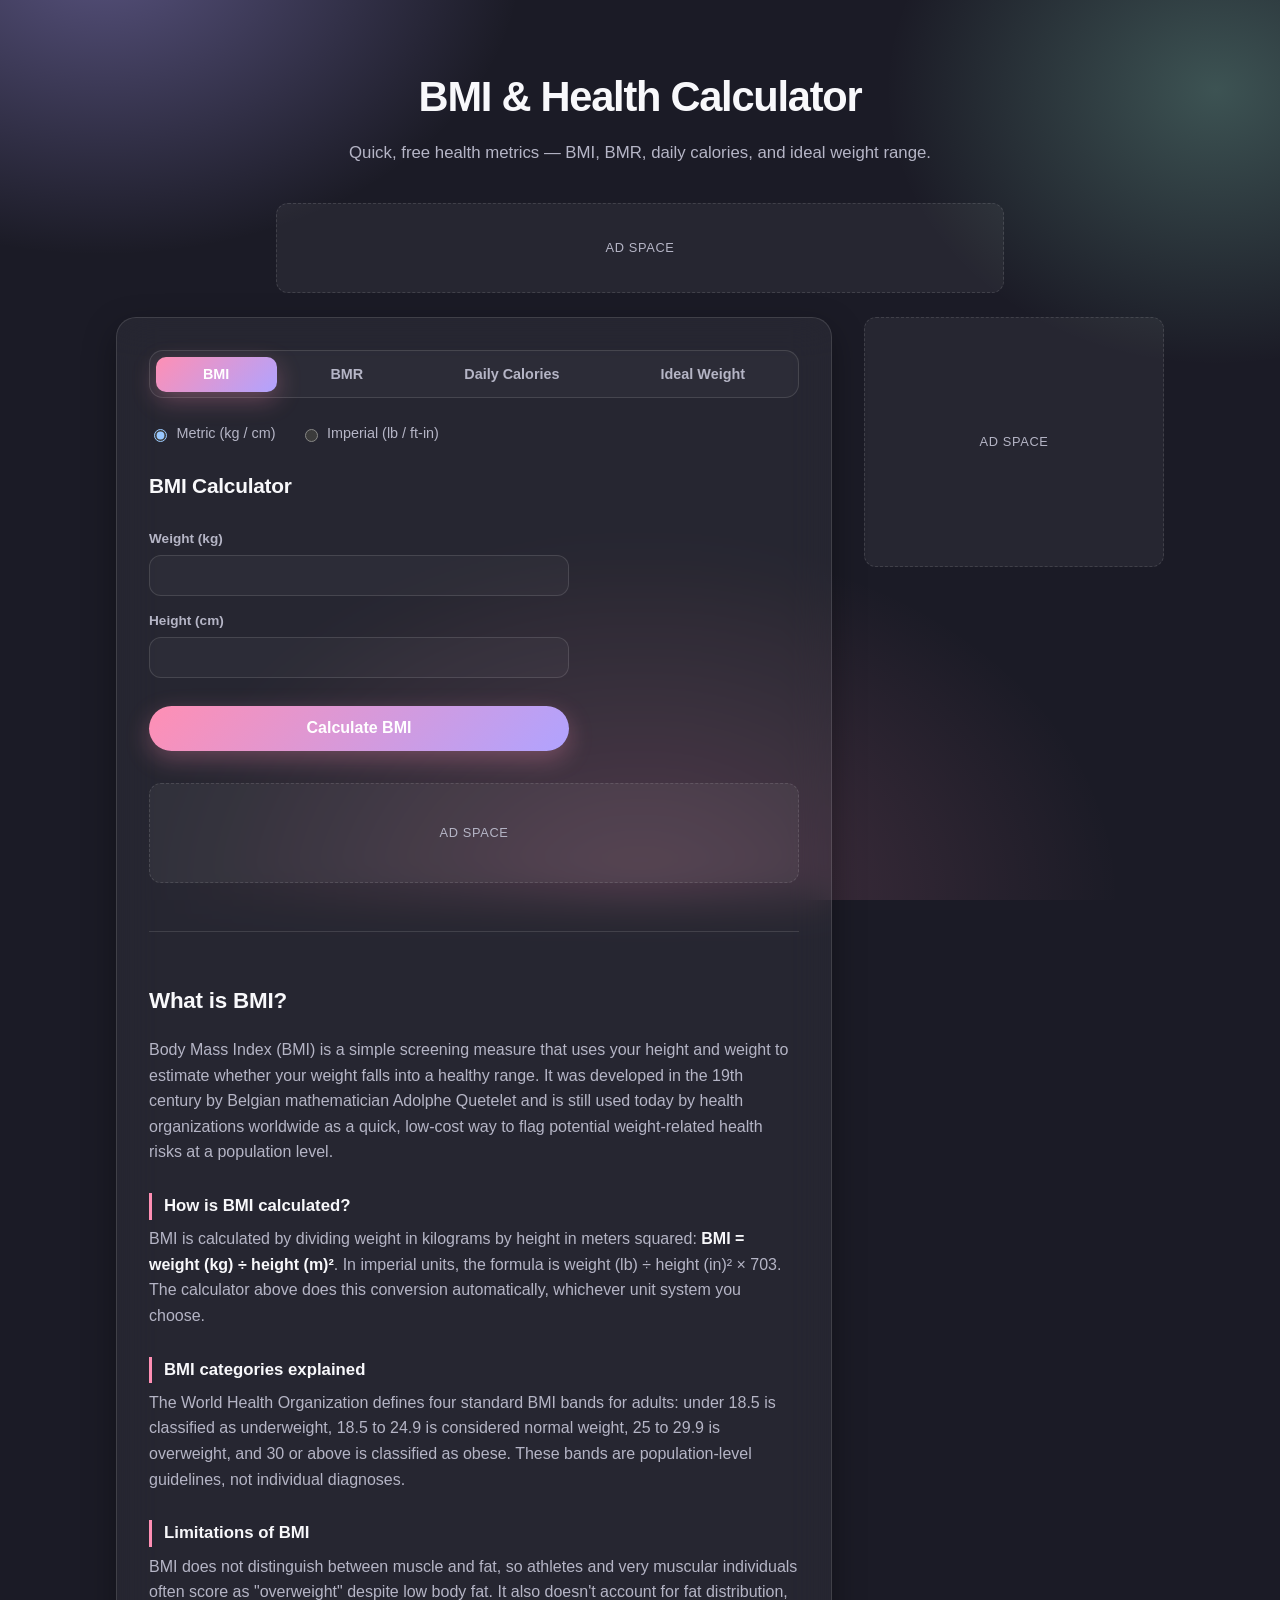
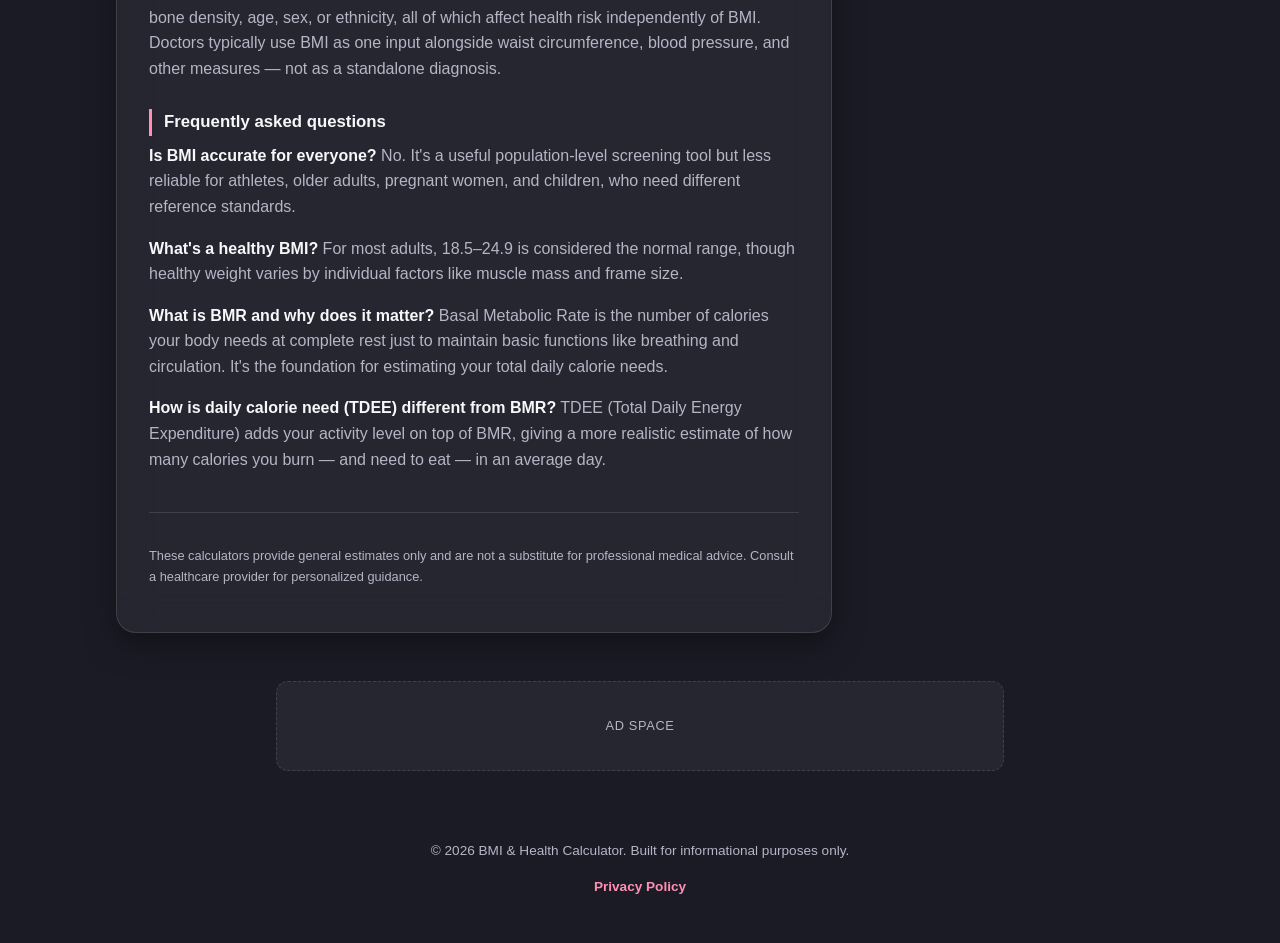
<file: index.html>
<!DOCTYPE html>
<html lang="en">
<head>
<meta charset="UTF-8">
<meta name="viewport" content="width=device-width, initial-scale=1.0">
<title>BMI Calculator — Free BMI, BMR & Calorie Calculator</title>
<meta name="description" content="Free, fast BMI calculator with BMR, daily calorie needs, and ideal weight range estimates. Metric and imperial units supported.">
<link rel="canonical" href="https://getbmi.pk/">

<!-- Favicon -->
<link rel="icon" type="image/x-icon" href="/favicon.ico">
<link rel="icon" type="image/png" sizes="16x16" href="/favicon-16x16.png">
<link rel="icon" type="image/png" sizes="32x32" href="/favicon-32x32.png">
<link rel="icon" type="image/png" sizes="48x48" href="/favicon-48x48.png">
<link rel="apple-touch-icon" href="/favicon-48x48.png">

<!-- Open Graph / social share preview (Facebook, LinkedIn, WhatsApp, etc.) -->
<meta property="og:type" content="website">
<meta property="og:url" content="https://getbmi.pk/">
<meta property="og:title" content="BMI Calculator — Free BMI, BMR & Calorie Calculator">
<meta property="og:description" content="Free, fast BMI calculator with BMR, daily calorie needs, and ideal weight range estimates. Metric and imperial units supported.">
<meta property="og:image" content="https://getbmi.pk/favicon.jpg">

<!-- Twitter/X card preview -->
<meta name="twitter:card" content="summary_large_image">
<meta name="twitter:title" content="BMI Calculator — Free BMI, BMR & Calorie Calculator">
<meta name="twitter:description" content="Free, fast BMI calculator with BMR, daily calorie needs, and ideal weight range estimates.">
<meta name="twitter:image" content="https://getbmi.pk/favicon.jpg">

<link rel="stylesheet" href="style.css">

<!-- Structured data: helps Google understand this is a free tool + surfaces FAQ rich results -->
<script type="application/ld+json">
{
  "@context": "https://schema.org",
  "@type": "WebApplication",
  "name": "GetBMI — BMI, BMR & Calorie Calculator",
  "url": "https://getbmi.pk/",
  "applicationCategory": "HealthApplication",
  "operatingSystem": "Any",
  "offers": {
    "@type": "Offer",
    "price": "0",
    "priceCurrency": "USD"
  },
  "description": "Free BMI, BMR, daily calorie, and ideal weight range calculator. Metric and imperial units supported."
}
</script>
<script type="application/ld+json">
{
  "@context": "https://schema.org",
  "@type": "FAQPage",
  "mainEntity": [
    {
      "@type": "Question",
      "name": "Is BMI accurate for everyone?",
      "acceptedAnswer": {
        "@type": "Answer",
        "text": "No. It's a useful population-level screening tool but less reliable for athletes, older adults, pregnant women, and children, who need different reference standards."
      }
    },
    {
      "@type": "Question",
      "name": "What's a healthy BMI?",
      "acceptedAnswer": {
        "@type": "Answer",
        "text": "For most adults, 18.5–24.9 is considered the normal range, though healthy weight varies by individual factors like muscle mass and frame size."
      }
    },
    {
      "@type": "Question",
      "name": "What is BMR and why does it matter?",
      "acceptedAnswer": {
        "@type": "Answer",
        "text": "Basal Metabolic Rate is the number of calories your body needs at complete rest just to maintain basic functions like breathing and circulation. It's the foundation for estimating your total daily calorie needs."
      }
    },
    {
      "@type": "Question",
      "name": "How is daily calorie need (TDEE) different from BMR?",
      "acceptedAnswer": {
        "@type": "Answer",
        "text": "TDEE (Total Daily Energy Expenditure) adds your activity level on top of BMR, giving a more realistic estimate of how many calories you burn — and need to eat — in an average day."
      }
    }
  ]
}
</script>

<!--
  ============================================================
  AD SLOT: HEAD (AdSense auto ads script goes here once approved)
  Replace ca-pub-XXXXXXXXXXXXXXXX with your real AdSense publisher ID.
  Leave this commented out until your AdSense account is approved —
  an invalid/placeholder ID can flag your site during review.

  <script async src="https://pagead2.googlesyndication.com/pagead/js/adsbygoogle.js?client=ca-pub-XXXXXXXXXXXXXXXX" crossorigin="anonymous"></script>
  ============================================================
-->
</head>
<body>

<header class="site-header">
  <h1>BMI &amp; Health Calculator</h1>
  <p class="tagline">Quick, free health metrics — BMI, BMR, daily calories, and ideal weight range.</p>
</header>

<!-- AD SLOT: TOP BANNER -->
<div class="ad-slot ad-slot--top" id="ad-top" aria-label="advertisement">
  <span class="ad-placeholder-label">Ad space</span>
</div>

<main class="layout">

  <div class="calculator-column">

    <nav class="tabs" role="tablist">
      <button class="tab-btn active" data-tab="bmi" role="tab" aria-selected="true">BMI</button>
      <button class="tab-btn" data-tab="bmr" role="tab" aria-selected="false">BMR</button>
      <button class="tab-btn" data-tab="calories" role="tab" aria-selected="false">Daily Calories</button>
      <button class="tab-btn" data-tab="ideal" role="tab" aria-selected="false">Ideal Weight</button>
    </nav>

    <section class="unit-toggle">
      <label><input type="radio" name="units" value="metric" checked> Metric (kg / cm)</label>
      <label><input type="radio" name="units" value="imperial"> Imperial (lb / ft-in)</label>
    </section>

    <!-- BMI TAB -->
    <section class="tab-panel active" id="panel-bmi">
      <h2>BMI Calculator</h2>
      <form id="bmi-form" class="calc-form">
        <div class="field-group metric-fields">
          <label for="bmi-weight-kg">Weight (kg)</label>
          <input type="number" id="bmi-weight-kg" min="1" step="0.1" required>
          <label for="bmi-height-cm">Height (cm)</label>
          <input type="number" id="bmi-height-cm" min="1" step="0.1" required>
        </div>
        <div class="field-group imperial-fields hidden">
          <label for="bmi-weight-lb">Weight (lb)</label>
          <input type="number" id="bmi-weight-lb" min="1" step="0.1">
          <label for="bmi-height-ft">Height (ft)</label>
          <input type="number" id="bmi-height-ft" min="0" step="1">
          <label for="bmi-height-in">Height (in)</label>
          <input type="number" id="bmi-height-in" min="0" max="11" step="0.1">
        </div>
        <button type="submit">Calculate BMI</button>
      </form>
      <div class="result-box" id="bmi-result" hidden>
        <p class="result-value" id="bmi-value"></p>
        <p class="result-category" id="bmi-category"></p>
        <div class="bmi-scale">
          <div class="bmi-scale-bar">
            <span class="seg under">Underweight</span>
            <span class="seg normal">Normal</span>
            <span class="seg over">Overweight</span>
            <span class="seg obese">Obese</span>
          </div>
          <div class="bmi-marker" id="bmi-marker"></div>
        </div>
      </div>
    </section>

    <!-- BMR TAB -->
    <section class="tab-panel" id="panel-bmr">
      <h2>BMR Calculator</h2>
      <p class="panel-hint">Basal Metabolic Rate — calories your body burns at complete rest.</p>
      <form id="bmr-form" class="calc-form">
        <div class="field-group metric-fields">
          <label for="bmr-weight-kg">Weight (kg)</label>
          <input type="number" id="bmr-weight-kg" min="1" step="0.1" required>
          <label for="bmr-height-cm">Height (cm)</label>
          <input type="number" id="bmr-height-cm" min="1" step="0.1" required>
        </div>
        <div class="field-group imperial-fields hidden">
          <label for="bmr-weight-lb">Weight (lb)</label>
          <input type="number" id="bmr-weight-lb" min="1" step="0.1">
          <label for="bmr-height-ft">Height (ft)</label>
          <input type="number" id="bmr-height-ft" min="0" step="1">
          <label for="bmr-height-in">Height (in)</label>
          <input type="number" id="bmr-height-in" min="0" max="11" step="0.1">
        </div>
        <label for="bmr-age">Age (years)</label>
        <input type="number" id="bmr-age" min="1" max="120" required>
        <label>Sex</label>
        <div class="radio-row">
          <label><input type="radio" name="bmr-sex" value="male" checked> Male</label>
          <label><input type="radio" name="bmr-sex" value="female"> Female</label>
        </div>
        <button type="submit">Calculate BMR</button>
      </form>
      <div class="result-box" id="bmr-result" hidden>
        <p class="result-value" id="bmr-value"></p>
        <p class="result-category">calories/day at complete rest</p>
      </div>
    </section>

    <!-- CALORIES TAB -->
    <section class="tab-panel" id="panel-calories">
      <h2>Daily Calorie Needs</h2>
      <p class="panel-hint">Uses your BMR and activity level to estimate maintenance calories (TDEE).</p>
      <form id="calories-form" class="calc-form">
        <div class="field-group metric-fields">
          <label for="cal-weight-kg">Weight (kg)</label>
          <input type="number" id="cal-weight-kg" min="1" step="0.1" required>
          <label for="cal-height-cm">Height (cm)</label>
          <input type="number" id="cal-height-cm" min="1" step="0.1" required>
        </div>
        <div class="field-group imperial-fields hidden">
          <label for="cal-weight-lb">Weight (lb)</label>
          <input type="number" id="cal-weight-lb" min="1" step="0.1">
          <label for="cal-height-ft">Height (ft)</label>
          <input type="number" id="cal-height-ft" min="0" step="1">
          <label for="cal-height-in">Height (in)</label>
          <input type="number" id="cal-height-in" min="0" max="11" step="0.1">
        </div>
        <label for="cal-age">Age (years)</label>
        <input type="number" id="cal-age" min="1" max="120" required>
        <label>Sex</label>
        <div class="radio-row">
          <label><input type="radio" name="cal-sex" value="male" checked> Male</label>
          <label><input type="radio" name="cal-sex" value="female"> Female</label>
        </div>
        <label for="cal-activity">Activity level</label>
        <select id="cal-activity">
          <option value="1.2">Sedentary (little/no exercise)</option>
          <option value="1.375">Light (exercise 1-3 days/week)</option>
          <option value="1.55" selected>Moderate (exercise 3-5 days/week)</option>
          <option value="1.725">Active (exercise 6-7 days/week)</option>
          <option value="1.9">Very active (hard exercise, physical job)</option>
        </select>
        <button type="submit">Calculate Calories</button>
      </form>
      <div class="result-box" id="calories-result" hidden>
        <p class="result-value" id="calories-value"></p>
        <p class="result-category">estimated calories/day to maintain weight</p>
        <div class="cal-breakdown" id="calories-breakdown"></div>
      </div>
    </section>

    <!-- IDEAL WEIGHT TAB -->
    <section class="tab-panel" id="panel-ideal">
      <h2>Ideal Weight Range</h2>
      <p class="panel-hint">Healthy weight range based on the BMI 18.5–24.9 band for your height.</p>
      <form id="ideal-form" class="calc-form">
        <div class="field-group metric-fields">
          <label for="ideal-height-cm">Height (cm)</label>
          <input type="number" id="ideal-height-cm" min="1" step="0.1" required>
        </div>
        <div class="field-group imperial-fields hidden">
          <label for="ideal-height-ft">Height (ft)</label>
          <input type="number" id="ideal-height-ft" min="0" step="1">
          <label for="ideal-height-in">Height (in)</label>
          <input type="number" id="ideal-height-in" min="0" max="11" step="0.1">
        </div>
        <button type="submit">Calculate Ideal Weight</button>
      </form>
      <div class="result-box" id="ideal-result" hidden>
        <p class="result-value" id="ideal-value"></p>
        <p class="result-category">healthy weight range for your height</p>
      </div>
    </section>

    <!-- AD SLOT: IN-CONTENT -->
    <div class="ad-slot ad-slot--in-content" id="ad-in-content" aria-label="advertisement">
      <span class="ad-placeholder-label">Ad space</span>
    </div>

    <article class="article">
      <h2>What is BMI?</h2>
      <p>Body Mass Index (BMI) is a simple screening measure that uses your height and weight to estimate whether your weight falls into a healthy range. It was developed in the 19th century by Belgian mathematician Adolphe Quetelet and is still used today by health organizations worldwide as a quick, low-cost way to flag potential weight-related health risks at a population level.</p>

      <h3>How is BMI calculated?</h3>
      <p>BMI is calculated by dividing weight in kilograms by height in meters squared: <strong>BMI = weight (kg) ÷ height (m)²</strong>. In imperial units, the formula is weight (lb) ÷ height (in)² × 703. The calculator above does this conversion automatically, whichever unit system you choose.</p>

      <h3>BMI categories explained</h3>
      <p>The World Health Organization defines four standard BMI bands for adults: under 18.5 is classified as underweight, 18.5 to 24.9 is considered normal weight, 25 to 29.9 is overweight, and 30 or above is classified as obese. These bands are population-level guidelines, not individual diagnoses.</p>

      <h3>Limitations of BMI</h3>
      <p>BMI does not distinguish between muscle and fat, so athletes and very muscular individuals often score as "overweight" despite low body fat. It also doesn't account for fat distribution, bone density, age, sex, or ethnicity, all of which affect health risk independently of BMI. Doctors typically use BMI as one input alongside waist circumference, blood pressure, and other measures — not as a standalone diagnosis.</p>

      <h3>Frequently asked questions</h3>
      <p><strong>Is BMI accurate for everyone?</strong> No. It's a useful population-level screening tool but less reliable for athletes, older adults, pregnant women, and children, who need different reference standards.</p>
      <p><strong>What's a healthy BMI?</strong> For most adults, 18.5–24.9 is considered the normal range, though healthy weight varies by individual factors like muscle mass and frame size.</p>
      <p><strong>What is BMR and why does it matter?</strong> Basal Metabolic Rate is the number of calories your body needs at complete rest just to maintain basic functions like breathing and circulation. It's the foundation for estimating your total daily calorie needs.</p>
      <p><strong>How is daily calorie need (TDEE) different from BMR?</strong> TDEE (Total Daily Energy Expenditure) adds your activity level on top of BMR, giving a more realistic estimate of how many calories you burn — and need to eat — in an average day.</p>
    </article>

    <section class="disclaimer">
      <p>These calculators provide general estimates only and are not a substitute for professional medical advice. Consult a healthcare provider for personalized guidance.</p>
    </section>
  </div>

  <aside class="ad-column">
    <!-- AD SLOT: SIDEBAR -->
    <div class="ad-slot ad-slot--sidebar" id="ad-sidebar" aria-label="advertisement">
      <span class="ad-placeholder-label">Ad space</span>
    </div>
  </aside>

</main>

<!-- AD SLOT: BOTTOM BANNER -->
<div class="ad-slot ad-slot--bottom" id="ad-bottom" aria-label="advertisement">
  <span class="ad-placeholder-label">Ad space</span>
</div>

<footer class="site-footer">
  <p>&copy; <span id="year"></span> BMI &amp; Health Calculator. Built for informational purposes only.</p>
  <p><a href="privacy.html">Privacy Policy</a></p>
</footer>

<script src="script.js"></script>
</body>
</html>
</file>
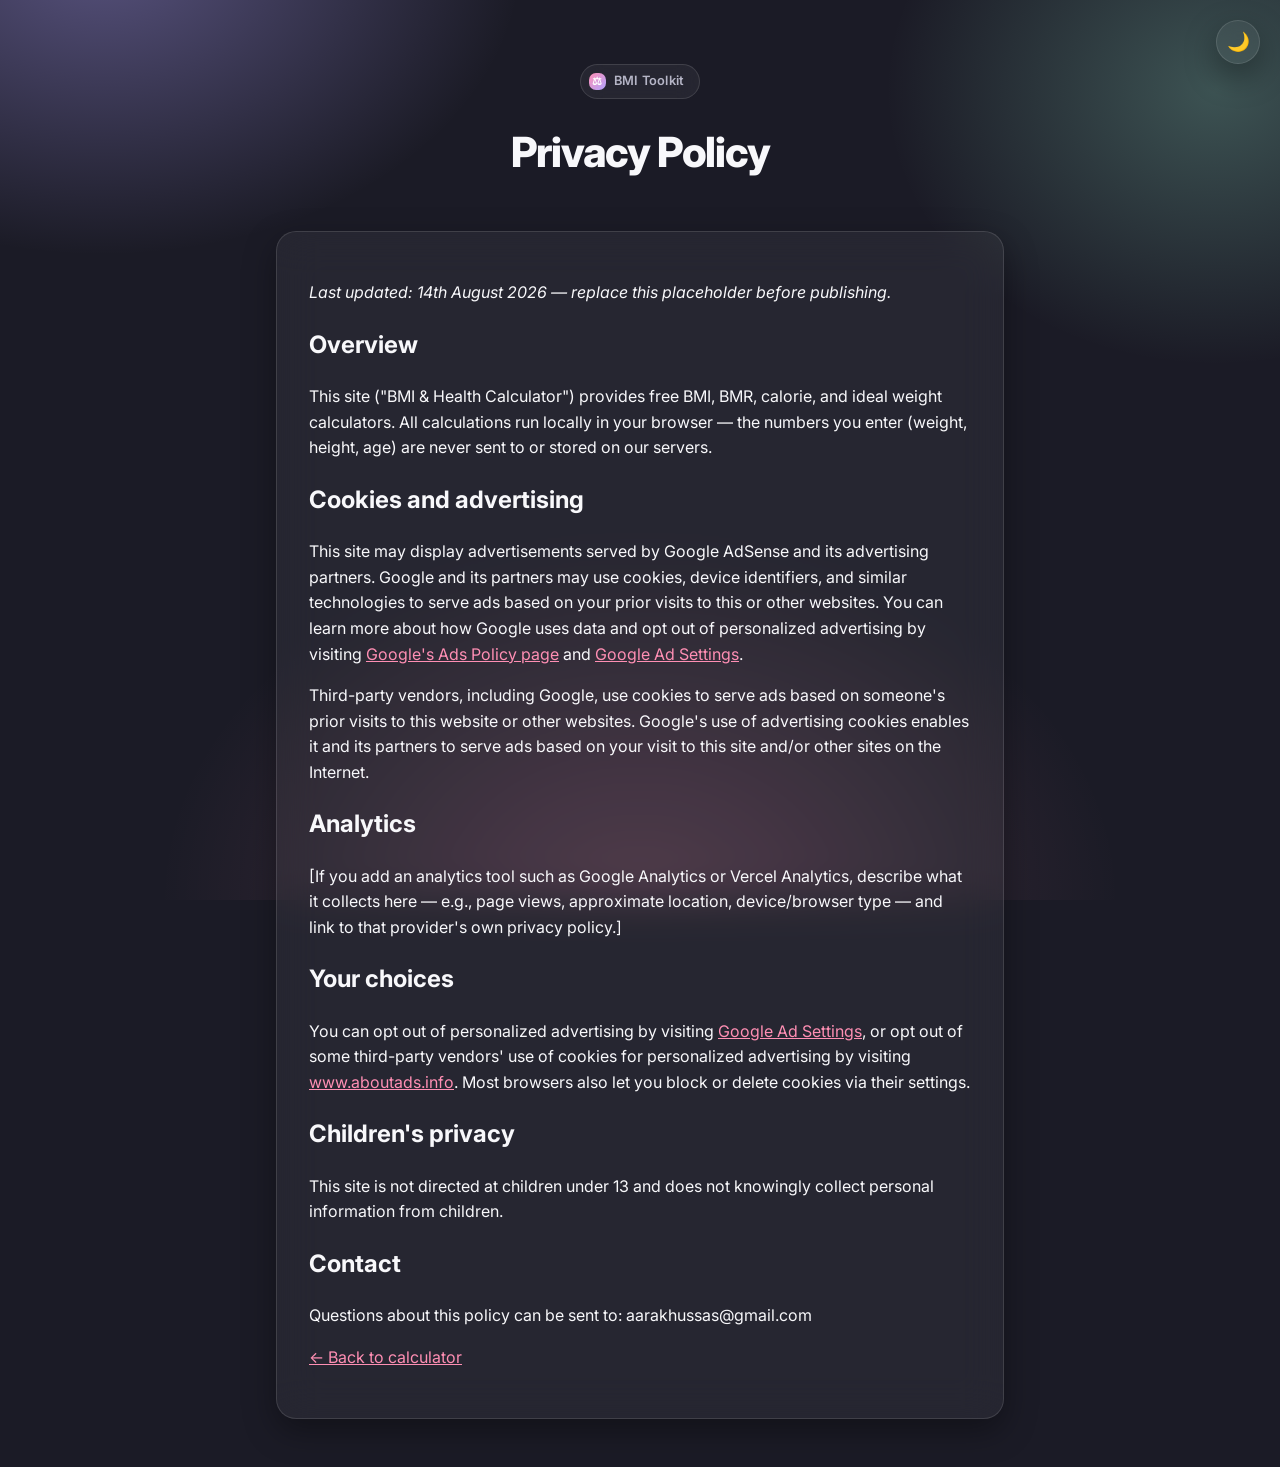
<file: privacy.html>
<!DOCTYPE html>
<html lang="en">
<head>
  <script async src="https://pagead2.googlesyndication.com/pagead/js/adsbygoogle.js?client=ca-pub-2175078605547521"
    crossorigin="anonymous">
  </script>
<meta charset="UTF-8">
<script>
  if (localStorage.getItem('bmi-theme') === 'light') {
    document.documentElement.setAttribute('data-theme', 'light');
  }
</script>
<meta name="viewport" content="width=device-width, initial-scale=1.0">
<title>Privacy Policy — BMI Calculator</title>
<link rel="preconnect" href="https://fonts.googleapis.com">
<link rel="preconnect" href="https://fonts.gstatic.com" crossorigin>
<link href="https://fonts.googleapis.com/css2?family=Inter:wght@400;500;600;700;800&display=swap" rel="stylesheet">
<link rel="stylesheet" href="style.css">
<link rel="icon" href="favicon.ico" sizes="any">
<link rel="icon" type="image/png" sizes="32x32" href="favicon-32x32.png">
<link rel="icon" type="image/png" sizes="16x16" href="favicon-16x16.png">
<link rel="apple-touch-icon" sizes="180x180" href="apple-touch-icon.png">
</head>
<body>
<button id="theme-toggle" class="theme-toggle" type="button" aria-label="Switch to light mode" title="Switch to light mode">🌙</button>

<header class="site-header">
  <div class="brand-chip"><span class="brand-mark">⚖</span> BMI Toolkit</div>
  <h1>Privacy Policy</h1>
</header>

<main class="layout" style="grid-template-columns: 1fr; max-width: 760px;">
  <div class="calculator-column">
    <p><em>Last updated: 14th August 2026 — replace this placeholder before publishing.</em></p>

    <h2>Overview</h2>
    <p>This site ("BMI &amp; Health Calculator") provides free BMI, BMR, calorie, and ideal weight calculators. All calculations run locally in your browser — the numbers you enter (weight, height, age) are never sent to or stored on our servers.</p>

    <h2>Cookies and advertising</h2>
    <p>This site may display advertisements served by Google AdSense and its advertising partners. Google and its partners may use cookies, device identifiers, and similar technologies to serve ads based on your prior visits to this or other websites. You can learn more about how Google uses data and opt out of personalized advertising by visiting <a href="https://policies.google.com/technologies/ads" target="_blank" rel="noopener">Google's Ads Policy page</a> and <a href="https://adssettings.google.com" target="_blank" rel="noopener">Google Ad Settings</a>.</p>
    <p>Third-party vendors, including Google, use cookies to serve ads based on someone's prior visits to this website or other websites. Google's use of advertising cookies enables it and its partners to serve ads based on your visit to this site and/or other sites on the Internet.</p>

    <h2>Analytics</h2>
    <p>[If you add an analytics tool such as Google Analytics or Vercel Analytics, describe what it collects here — e.g., page views, approximate location, device/browser type — and link to that provider's own privacy policy.]</p>

    <h2>Your choices</h2>
    <p>You can opt out of personalized advertising by visiting <a href="https://adssettings.google.com" target="_blank" rel="noopener">Google Ad Settings</a>, or opt out of some third-party vendors' use of cookies for personalized advertising by visiting <a href="https://www.aboutads.info/choices/" target="_blank" rel="noopener">www.aboutads.info</a>. Most browsers also let you block or delete cookies via their settings.</p>

    <h2>Children's privacy</h2>
    <p>This site is not directed at children under 13 and does not knowingly collect personal information from children.</p>

    <h2>Contact</h2>
    <p>Questions about this policy can be sent to: aarakhussas@gmail.com</p>

    <p><a href="index.html">&larr; Back to calculator</a></p>
  </div>
</main>
<script src="theme.js"></script>
</body>
</html>
</file>
<file: style.css>
:root {
  --bg: #1b1b26;
  --surface: rgba(255, 255, 255, 0.05);
  --surface-solid: #22222f;
  --border: rgba(255, 255, 255, 0.12);
  --border-hover: rgba(255, 255, 255, 0.2);
  --field-bg: rgba(255, 255, 255, 0.03);
  --text: #f8f8fb;
  --text-muted: #b5b5c6;
  --pink: #ff8fb4;
  --purple: #b0a3ff;
  --mint: #9df3d4;
  --blue: #9ad8ff;
  --primary-grad: linear-gradient(135deg, var(--pink), var(--purple));
  --mint-grad: linear-gradient(135deg, var(--mint), var(--blue));
  --under: #8ec4fb;
  --normal: #4ade9d;
  --over: #fcd374;
  --obese: #ff96a8;
  --radius: 20px;
  --radius-sm: 12px;
  --shadow-md: 0 12px 32px rgba(0, 0, 0, 0.35);
  --shadow-lg: 0 20px 60px rgba(0, 0, 0, 0.45);
  --glow-pink: 0 8px 24px rgba(255, 143, 180, 0.3);
  --blob-1: rgba(176, 163, 255, 0.4);
  --blob-2: rgba(157, 243, 212, 0.26);
  --blob-3: rgba(255, 143, 180, 0.2);
  color-scheme: dark;
}

:root[data-theme="light"] {
  --bg: #f4f3fb;
  --surface: rgba(30, 25, 60, 0.045);
  --surface-solid: #ffffff;
  --border: rgba(30, 25, 60, 0.12);
  --border-hover: rgba(30, 25, 60, 0.25);
  --field-bg: rgba(30, 25, 60, 0.035);
  --text: #1c1c26;
  --text-muted: #63637a;
  --shadow-md: 0 12px 32px rgba(40, 30, 80, 0.1);
  --shadow-lg: 0 20px 60px rgba(40, 30, 80, 0.14);
  --glow-pink: 0 8px 24px rgba(255, 92, 168, 0.22);
  --blob-1: rgba(176, 163, 255, 0.3);
  --blob-2: rgba(157, 243, 212, 0.22);
  --blob-3: rgba(255, 143, 180, 0.18);
  color-scheme: light;
}

* { box-sizing: border-box; }

a { color: var(--pink); }
a:hover { color: var(--purple); }

body {
  margin: 0;
  font-family: "Inter", -apple-system, BlinkMacSystemFont, "Segoe UI", Roboto, Helvetica, Arial, sans-serif;
  background:
    radial-gradient(700px 500px at 8% -5%, var(--blob-1), transparent 60%),
    radial-gradient(600px 500px at 95% 10%, var(--blob-2), transparent 55%),
    radial-gradient(800px 600px at 50% 100%, var(--blob-3), transparent 60%),
    var(--bg);
  background-attachment: fixed;
  color: var(--text);
  line-height: 1.6;
  -webkit-font-smoothing: antialiased;
  transition: background-color 0.3s ease, color 0.3s ease;
}

.site-header {
  text-align: center;
  padding: 4rem 1rem 2.25rem;
}

.brand-chip {
  display: inline-flex;
  align-items: center;
  gap: 0.5rem;
  background: var(--surface);
  border: 1px solid var(--border);
  padding: 0.4rem 0.9rem 0.4rem 0.5rem;
  border-radius: 999px;
  font-size: 0.8rem;
  font-weight: 600;
  color: var(--text-muted);
  letter-spacing: 0.02em;
  margin-bottom: 1.25rem;
  backdrop-filter: blur(12px);
}

.brand-mark {
  display: inline-flex;
  align-items: center;
  justify-content: center;
  width: 1.5em;
  height: 1.5em;
  border-radius: 7px;
  background: var(--primary-grad);
  color: #fff;
  font-size: 0.85em;
}

.site-header h1 {
  margin: 0 0 0.6rem;
  font-size: clamp(1.9rem, 4.5vw, 2.6rem);
  font-weight: 800;
  letter-spacing: -0.03em;
  color: var(--text);
}

.tagline {
  color: var(--text-muted);
  margin: 0;
  font-size: 1.05rem;
}

/* Ad slots */
.ad-slot {
  background: var(--surface);
  border: 1px dashed var(--border);
  border-radius: var(--radius-sm);
  display: flex;
  align-items: center;
  justify-content: center;
  color: var(--text-muted);
  font-size: 0.8rem;
  text-transform: uppercase;
  letter-spacing: 0.05em;
}

.ad-slot--top, .ad-slot--bottom {
  max-width: 728px;
  height: 90px;
  margin: 0 auto 1.5rem;
}

.ad-slot--in-content {
  height: 100px;
  margin: 2rem 0;
}

.ad-slot--sidebar {
  width: 100%;
  min-height: 250px;
  position: sticky;
  top: 1.5rem;
}

.layout {
  max-width: 1080px;
  margin: 0 auto;
  padding: 0 1rem 3rem;
  display: grid;
  grid-template-columns: 1fr 300px;
  gap: 2rem;
}

@media (max-width: 800px) {
  .layout { grid-template-columns: 1fr; }
  .ad-column { order: 3; }
}

.calculator-column {
  background: var(--surface);
  border: 1px solid var(--border);
  border-radius: var(--radius);
  padding: 2rem;
  box-shadow: var(--shadow-md);
  backdrop-filter: blur(20px);
}

.tabs {
  display: flex;
  gap: 0.4rem;
  flex-wrap: wrap;
  margin-bottom: 1.5rem;
  background: var(--field-bg);
  padding: 0.35rem;
  border-radius: 14px;
  border: 1px solid var(--border);
}

.tab-btn {
  flex: 1 1 auto;
  padding: 0.6rem 0.8rem;
  border: none;
  background: transparent;
  border-radius: 10px;
  cursor: pointer;
  font-family: inherit;
  font-size: 0.9rem;
  font-weight: 600;
  color: var(--text-muted);
  transition: background-color 0.2s ease, color 0.2s ease, box-shadow 0.2s ease;
}

.tab-btn:hover { color: var(--text); }

.tab-btn.active {
  background: var(--primary-grad);
  color: #fff;
  box-shadow: var(--glow-pink);
}

.unit-toggle {
  display: flex;
  gap: 1.5rem;
  margin-bottom: 1.5rem;
  font-size: 0.9rem;
  color: var(--text-muted);
}

.unit-toggle label {
  display: flex;
  align-items: center;
  gap: 0.4rem;
  cursor: pointer;
}

.tab-panel {
  display: none;
  animation: fade-in 0.25s ease;
}
.tab-panel.active { display: block; }

@keyframes fade-in {
  from { opacity: 0; transform: translateY(4px); }
  to { opacity: 1; transform: translateY(0); }
}

.tab-panel h2 {
  margin-top: 0;
  font-size: 1.3rem;
  font-weight: 700;
  letter-spacing: -0.01em;
  color: var(--text);
}

.panel-hint {
  color: var(--text-muted);
  font-size: 0.9rem;
  margin-top: -0.6rem;
  margin-bottom: 1.25rem;
}

.calc-form {
  display: flex;
  flex-direction: column;
  gap: 0.5rem;
  max-width: 420px;
}

.field-group {
  display: flex;
  flex-direction: column;
  gap: 0.35rem;
}

.field-group.hidden { display: none; }

.calc-form label {
  font-size: 0.85rem;
  font-weight: 600;
  color: var(--text-muted);
  margin-top: 0.5rem;
}

.calc-form input, .calc-form select {
  padding: 0.65rem 0.85rem;
  border: 1.5px solid var(--border);
  border-radius: var(--radius-sm);
  font-size: 1rem;
  font-family: inherit;
  color: var(--text);
  background: var(--field-bg);
  transition: border-color 0.15s ease, box-shadow 0.15s ease, background-color 0.3s ease;
  accent-color: var(--pink);
}

.calc-form input::placeholder { color: var(--text-muted); }

.calc-form input:hover, .calc-form select:hover {
  border-color: var(--border-hover);
}

.calc-form input:focus, .calc-form select:focus {
  outline: none;
  border-color: var(--pink);
  box-shadow: 0 0 0 3px rgba(255, 143, 180, 0.25);
}

.calc-form select option {
  background: var(--surface-solid);
  color: var(--text);
}

.radio-row {
  display: flex;
  gap: 1.25rem;
  font-size: 0.9rem;
  color: var(--text);
}

.radio-row label {
  display: flex;
  align-items: center;
  gap: 0.4rem;
  cursor: pointer;
  font-weight: 400;
  color: var(--text);
}

.calc-form button {
  margin-top: 1.25rem;
  padding: 0.85rem 1rem;
  border: none;
  border-radius: 999px;
  background: var(--primary-grad);
  color: #fff;
  font-size: 1rem;
  font-weight: 700;
  font-family: inherit;
  cursor: pointer;
  box-shadow: var(--glow-pink);
  transition: transform 0.15s ease, box-shadow 0.15s ease;
}

.calc-form button:hover {
  transform: translateY(-1px);
  box-shadow: 0 10px 28px rgba(255, 143, 180, 0.4);
}

.calc-form button:active {
  transform: translateY(0);
}

.result-box {
  margin-top: 1.75rem;
  padding: 1.5rem;
  background: var(--mint-grad);
  border-radius: var(--radius);
  border: 1px solid rgba(255, 255, 255, 0.15);
  box-shadow: 0 12px 32px rgba(157, 243, 212, 0.25);
  animation: fade-in 0.3s ease;
  color: #0a0a12;
}

.result-value {
  font-size: 2rem;
  font-weight: 800;
  letter-spacing: -0.02em;
  margin: 0 0 0.25rem;
  color: #0a0a12;
}

.result-category {
  margin: 0;
  color: rgba(10, 10, 18, 0.7);
  font-weight: 700;
}

.cal-breakdown {
  margin-top: 0.9rem;
  padding-top: 0.9rem;
  border-top: 1px solid rgba(10, 10, 18, 0.15);
  font-size: 0.9rem;
  color: rgba(10, 10, 18, 0.75);
  line-height: 1.8;
}

.bmi-scale {
  margin-top: 1.25rem;
  position: relative;
  height: fit-content;
}

.bmi-scale-bar {
  display: flex;
  height: 10px;
  border-radius: 999px;
  overflow: hidden;
  box-shadow: inset 0 0 0 1px rgba(10, 10, 18, 0.1);
}

.seg { flex: 1; font-size: 0; }
.seg.under { background: var(--under); }
.seg.normal { background: var(--normal); }
.seg.over { background: var(--over); }
.seg.obese { background: var(--obese); }

.bmi-marker {
  position: absolute;
  top: -5px;
  width: 3px;
  height: 20px;
  border-radius: 2px;
  background: #0a0a12;
  box-shadow: 0 0 0 3px #fff, 0 2px 6px rgba(0, 0, 0, 0.3);
  transform: translateX(-1px);
  transition: left 0.3s ease;
}

.article {
  margin-top: 3rem;
  border-top: 1px solid var(--border);
  padding-top: 2rem;
}

.article h2 {
  font-size: 1.4rem;
  font-weight: 700;
  letter-spacing: -0.01em;
  color: var(--text);
}

.article h3 {
  font-size: 1.05rem;
  font-weight: 700;
  margin-bottom: 0.4rem;
  margin-top: 1.75rem;
  padding-left: 0.75rem;
  border-left: 3px solid var(--pink);
  color: var(--text);
}

.article p {
  color: var(--text-muted);
  margin-top: 0;
}

.article strong { color: var(--text); }

.site-footer a {
  color: var(--pink);
  font-weight: 600;
  text-decoration: none;
}

.site-footer a:hover { text-decoration: underline; }

.disclaimer {
  margin-top: 2.5rem;
  font-size: 0.8rem;
  color: var(--text-muted);
  border-top: 1px solid var(--border);
  padding-top: 1.25rem;
}

.site-footer {
  text-align: center;
  padding: 2rem 1rem;
  color: var(--text-muted);
  font-size: 0.85rem;
}

.theme-toggle {
  position: fixed;
  top: 1.25rem;
  right: 1.25rem;
  z-index: 50;
  width: 44px;
  height: 44px;
  border-radius: 50%;
  border: 1px solid var(--border);
  background: var(--surface);
  backdrop-filter: blur(12px);
  color: var(--text);
  font-size: 1.15rem;
  line-height: 1;
  display: flex;
  align-items: center;
  justify-content: center;
  cursor: pointer;
  box-shadow: var(--shadow-md);
  transition: transform 0.15s ease, border-color 0.2s ease, background-color 0.3s ease;
}

.theme-toggle:hover {
  transform: translateY(-2px) scale(1.05);
  border-color: var(--pink);
}

.theme-toggle:active { transform: translateY(0) scale(0.97); }

@media (max-width: 480px) {
  .theme-toggle {
    top: 0.75rem;
    right: 0.75rem;
    width: 38px;
    height: 38px;
    font-size: 1rem;
  }
}
</file>
